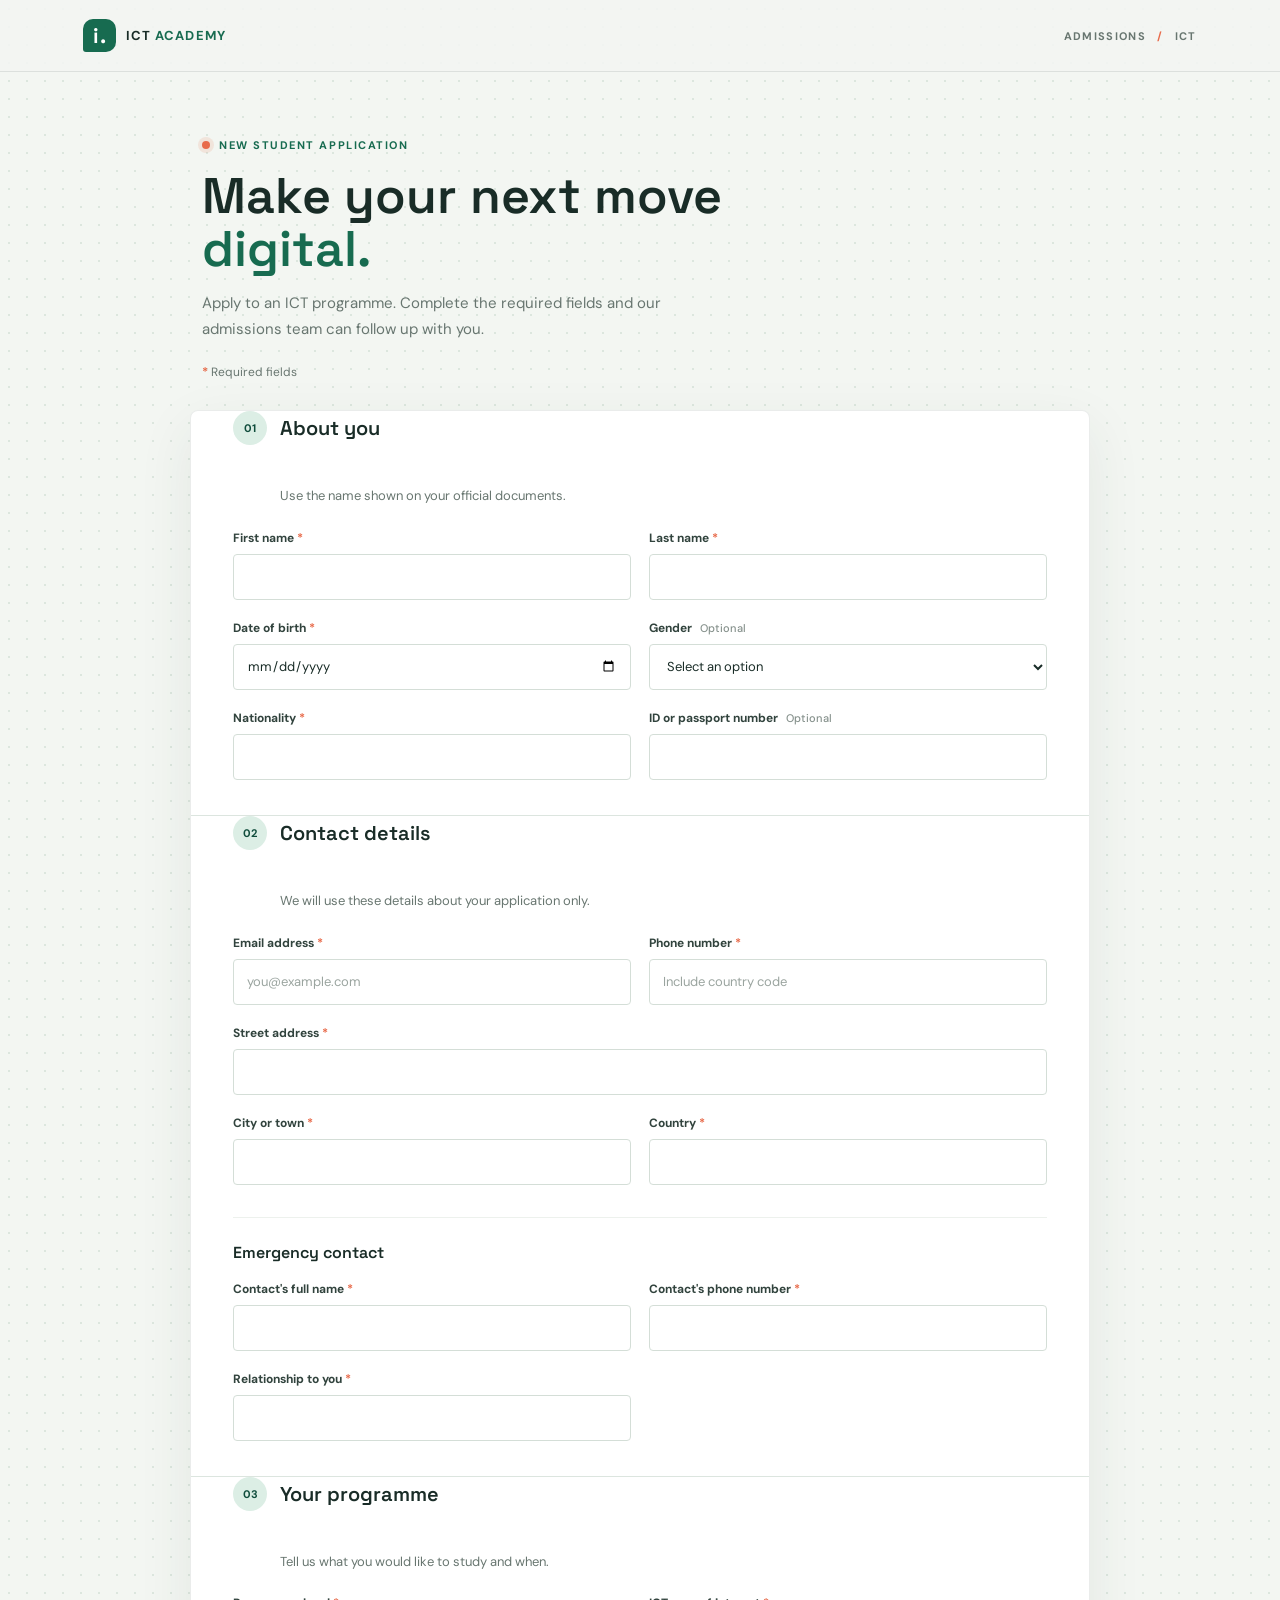
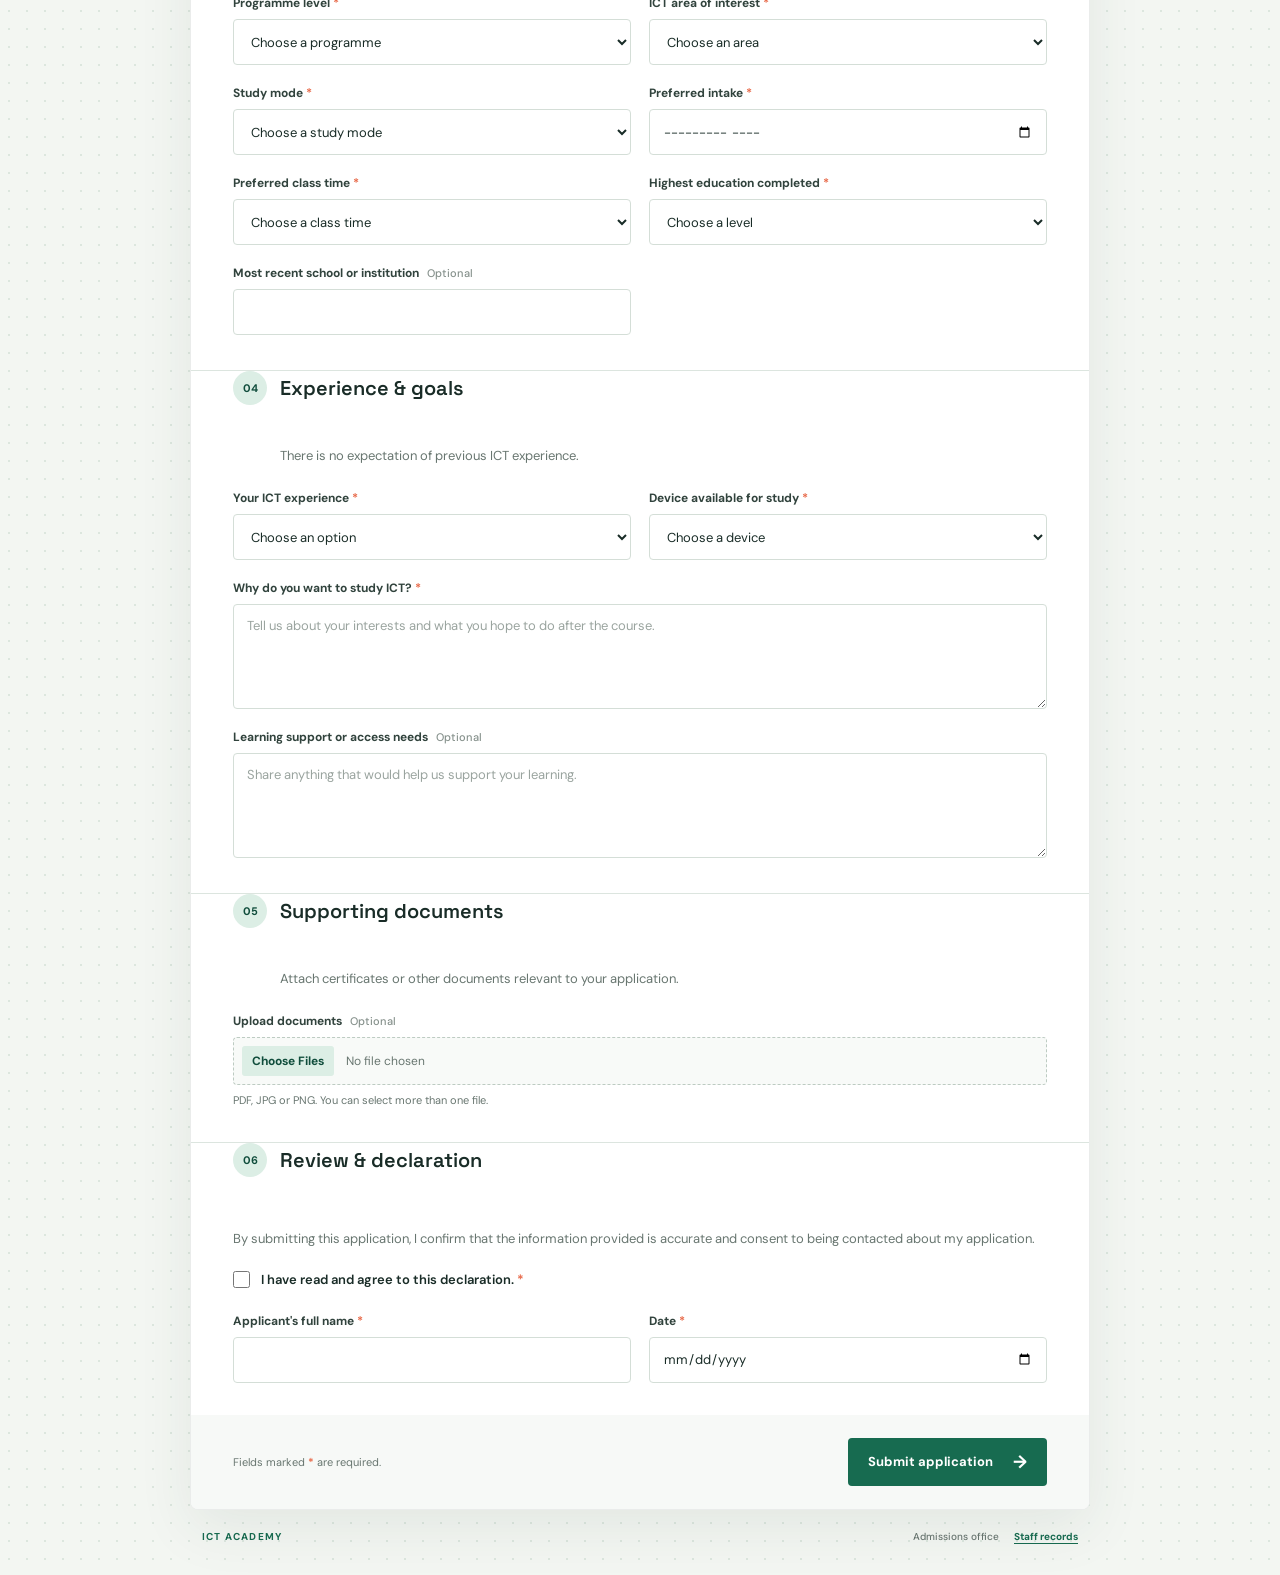
<file: index.html>
<!doctype html>
<html lang="en">
<head>
    <meta charset="utf-8">
    <meta name="viewport" content="width=device-width, initial-scale=1">
    <meta name="theme-color" content="#f3f6f2">
    <meta name="description" content="Apply for an ICT course. Share your details, education history, and course preferences.">
    <title>ICT Class Application</title>
    <link rel="preconnect" href="https://fonts.googleapis.com">
    <link rel="preconnect" href="https://fonts.gstatic.com" crossorigin>
    <link href="https://fonts.googleapis.com/css2?family=DM+Sans:wght@400;500;600;700&family=Space+Grotesk:wght@500;600;700&display=swap" rel="stylesheet">
    <link rel="stylesheet" href="style.css">
</head>
<body>
    <header class="site-header">
        <a class="brand" href="#top" aria-label="ICT Academy application home">
            <span class="brand-mark" aria-hidden="true">i.</span>
            <span>ICT <strong>ACADEMY</strong></span>
        </a>
        <span class="header-note">ADMISSIONS <span aria-hidden="true">/</span> ICT</span>
    </header>

    <main id="top" class="page-shell">
        <div class="intro">
            <p class="eyebrow"><span class="eyebrow-dot" aria-hidden="true"></span> NEW STUDENT APPLICATION</p>
            <h1>Make your next move <span>digital.</span></h1>
            <p class="intro-copy">Apply to an ICT programme. Complete the required fields and our admissions team can follow up with you.</p>
            <p class="required-note"><span aria-hidden="true">*</span> Required fields</p>
        </div>

        <form class="application-form" action="/applications" method="post" enctype="multipart/form-data">
            <fieldset class="form-section">
                <legend><span class="section-number">01</span><span>About you</span></legend>
                <p class="section-intro">Use the name shown on your official documents.</p>
                <div class="field-grid">
                    <div class="field">
                        <label for="first-name">First name <span class="required-mark" aria-hidden="true">*</span></label>
                        <input id="first-name" name="first_name" type="text" autocomplete="given-name" required>
                    </div>
                    <div class="field">
                        <label for="last-name">Last name <span class="required-mark" aria-hidden="true">*</span></label>
                        <input id="last-name" name="last_name" type="text" autocomplete="family-name" required>
                    </div>
                    <div class="field">
                        <label for="date-of-birth">Date of birth <span class="required-mark" aria-hidden="true">*</span></label>
                        <input id="date-of-birth" name="date_of_birth" type="date" autocomplete="bday" required>
                    </div>
                    <div class="field">
                        <label for="gender">Gender <span class="optional-note">Optional</span></label>
                        <select id="gender" name="gender">
                            <option value="">Select an option</option>
                            <option value="female">Female</option>
                            <option value="male">Male</option>
                            <option value="non-binary">Non-binary</option>
                            <option value="prefer-not-to-say">Prefer not to say</option>
                            <option value="self-describe">I use another term</option>
                        </select>
                    </div>
                    <div class="field">
                        <label for="nationality">Nationality <span class="required-mark" aria-hidden="true">*</span></label>
                        <input id="nationality" name="nationality" type="text" autocomplete="country-name" required>
                    </div>
                    <div class="field">
                        <label for="identification">ID or passport number <span class="optional-note">Optional</span></label>
                        <input id="identification" name="identification_number" type="text" autocomplete="off">
                    </div>
                </div>
            </fieldset>

            <fieldset class="form-section">
                <legend><span class="section-number">02</span><span>Contact details</span></legend>
                <p class="section-intro">We will use these details about your application only.</p>
                <div class="field-grid">
                    <div class="field">
                        <label for="email">Email address <span class="required-mark" aria-hidden="true">*</span></label>
                        <input id="email" name="email" type="email" autocomplete="email" placeholder="you@example.com" required>
                    </div>
                    <div class="field">
                        <label for="phone">Phone number <span class="required-mark" aria-hidden="true">*</span></label>
                        <input id="phone" name="phone" type="tel" autocomplete="tel" placeholder="Include country code" required>
                    </div>
                    <div class="field field-wide">
                        <label for="street-address">Street address <span class="required-mark" aria-hidden="true">*</span></label>
                        <input id="street-address" name="street_address" type="text" autocomplete="street-address" required>
                    </div>
                    <div class="field">
                        <label for="city">City or town <span class="required-mark" aria-hidden="true">*</span></label>
                        <input id="city" name="city" type="text" autocomplete="address-level2" required>
                    </div>
                    <div class="field">
                        <label for="country">Country <span class="required-mark" aria-hidden="true">*</span></label>
                        <input id="country" name="country" type="text" autocomplete="country-name" required>
                    </div>
                </div>
                <div class="subsection">
                    <h2>Emergency contact</h2>
                    <div class="field-grid">
                        <div class="field">
                            <label for="emergency-name">Contact's full name <span class="required-mark" aria-hidden="true">*</span></label>
                            <input id="emergency-name" name="emergency_contact_name" type="text" autocomplete="off" required>
                        </div>
                        <div class="field">
                            <label for="emergency-phone">Contact's phone number <span class="required-mark" aria-hidden="true">*</span></label>
                            <input id="emergency-phone" name="emergency_contact_phone" type="tel" autocomplete="off" required>
                        </div>
                        <div class="field">
                            <label for="emergency-relationship">Relationship to you <span class="required-mark" aria-hidden="true">*</span></label>
                            <input id="emergency-relationship" name="emergency_contact_relationship" type="text" required>
                        </div>
                    </div>
                </div>
            </fieldset>

            <fieldset class="form-section">
                <legend><span class="section-number">03</span><span>Your programme</span></legend>
                <p class="section-intro">Tell us what you would like to study and when.</p>
                <div class="field-grid">
                    <div class="field">
                        <label for="programme">Programme level <span class="required-mark" aria-hidden="true">*</span></label>
                        <select id="programme" name="programme" required>
                            <option value="">Choose a programme</option>
                            <option value="certificate">Certificate in ICT</option>
                            <option value="diploma">Diploma in ICT</option>
                            <option value="advanced-diploma">Advanced Diploma in ICT</option>
                        </select>
                    </div>
                    <div class="field">
                        <label for="area-of-interest">ICT area of interest <span class="required-mark" aria-hidden="true">*</span></label>
                        <select id="area-of-interest" name="area_of_interest" required>
                            <option value="">Choose an area</option>
                            <option value="software-development">Software development</option>
                            <option value="networking">Networking and systems</option>
                            <option value="cybersecurity">Cybersecurity</option>
                            <option value="data-analytics">Data and analytics</option>
                            <option value="it-support">IT support</option>
                            <option value="general">General ICT</option>
                            <option value="undecided">Not sure yet</option>
                        </select>
                    </div>
                    <div class="field">
                        <label for="study-mode">Study mode <span class="required-mark" aria-hidden="true">*</span></label>
                        <select id="study-mode" name="study_mode" required>
                            <option value="">Choose a study mode</option>
                            <option value="on-campus">On campus</option>
                            <option value="online">Online</option>
                            <option value="hybrid">Hybrid</option>
                        </select>
                    </div>
                    <div class="field">
                        <label for="intake">Preferred intake <span class="required-mark" aria-hidden="true">*</span></label>
                        <input id="intake" name="preferred_intake" type="month" required>
                    </div>
                    <div class="field">
                        <label for="schedule">Preferred class time <span class="required-mark" aria-hidden="true">*</span></label>
                        <select id="schedule" name="preferred_schedule" required>
                            <option value="">Choose a class time</option>
                            <option value="morning">Morning</option>
                            <option value="afternoon">Afternoon</option>
                            <option value="evening">Evening</option>
                            <option value="weekend">Weekend</option>
                        </select>
                    </div>
                    <div class="field">
                        <label for="education">Highest education completed <span class="required-mark" aria-hidden="true">*</span></label>
                        <select id="education" name="highest_education" required>
                            <option value="">Choose a level</option>
                            <option value="secondary">Secondary school</option>
                            <option value="certificate">Certificate</option>
                            <option value="diploma">Diploma</option>
                            <option value="bachelors">Bachelor's degree</option>
                            <option value="postgraduate">Postgraduate degree</option>
                            <option value="other">Other</option>
                        </select>
                    </div>
                    <div class="field">
                        <label for="school">Most recent school or institution <span class="optional-note">Optional</span></label>
                        <input id="school" name="last_institution" type="text" autocomplete="organization">
                    </div>
                </div>
            </fieldset>

            <fieldset class="form-section">
                <legend><span class="section-number">04</span><span>Experience &amp; goals</span></legend>
                <p class="section-intro">There is no expectation of previous ICT experience.</p>
                <div class="field-grid">
                    <div class="field">
                        <label for="experience-level">Your ICT experience <span class="required-mark" aria-hidden="true">*</span></label>
                        <select id="experience-level" name="experience_level" required>
                            <option value="">Choose an option</option>
                            <option value="none">New to ICT</option>
                            <option value="basic">Basic skills</option>
                            <option value="some">Some study or work experience</option>
                            <option value="experienced">Experienced</option>
                        </select>
                    </div>
                    <div class="field">
                        <label for="device">Device available for study <span class="required-mark" aria-hidden="true">*</span></label>
                        <select id="device" name="study_device" required>
                            <option value="">Choose a device</option>
                            <option value="laptop">Laptop or desktop</option>
                            <option value="tablet">Tablet</option>
                            <option value="shared">Shared device</option>
                            <option value="none">I need access to a device</option>
                        </select>
                    </div>
                    <div class="field field-wide">
                        <label for="motivation">Why do you want to study ICT? <span class="required-mark" aria-hidden="true">*</span></label>
                        <textarea id="motivation" name="motivation" rows="4" placeholder="Tell us about your interests and what you hope to do after the course." required></textarea>
                    </div>
                    <div class="field field-wide">
                        <label for="support-needs">Learning support or access needs <span class="optional-note">Optional</span></label>
                        <textarea id="support-needs" name="support_needs" rows="3" placeholder="Share anything that would help us support your learning."></textarea>
                    </div>
                </div>
            </fieldset>

            <fieldset class="form-section">
                <legend><span class="section-number">05</span><span>Supporting documents</span></legend>
                <p class="section-intro">Attach certificates or other documents relevant to your application.</p>
                <div class="field">
                    <label for="documents">Upload documents <span class="optional-note">Optional</span></label>
                    <input class="file-input" id="documents" name="documents" type="file" accept=".pdf,.jpg,.jpeg,.png" multiple aria-describedby="documents-help">
                    <small id="documents-help" class="field-help">PDF, JPG or PNG. You can select more than one file.</small>
                </div>
            </fieldset>

            <fieldset class="form-section declaration-section">
                <legend><span class="section-number">06</span><span>Review &amp; declaration</span></legend>
                <p class="declaration-copy">By submitting this application, I confirm that the information provided is accurate and consent to being contacted about my application.</p>
                <label class="check-row" for="declaration">
                    <input id="declaration" name="declaration" type="checkbox" value="confirmed" required>
                    <span>I have read and agree to this declaration. <span class="required-mark" aria-hidden="true">*</span></span>
                </label>
                <div class="field-grid signature-fields">
                    <div class="field">
                        <label for="signature">Applicant's full name <span class="required-mark" aria-hidden="true">*</span></label>
                        <input id="signature" name="applicant_signature" type="text" autocomplete="name" required>
                    </div>
                    <div class="field">
                        <label for="submitted-date">Date <span class="required-mark" aria-hidden="true">*</span></label>
                        <input id="submitted-date" name="application_date" type="date" required>
                    </div>
                </div>
            </fieldset>

            <div class="form-actions">
                <p>Fields marked <span class="required-mark" aria-hidden="true">*</span> are required.</p>
                <button class="submit-button" type="submit">Submit application <span aria-hidden="true">&rarr;</span></button>
            </div>
        </form>
        <footer class="page-footer">ICT ACADEMY <span>Admissions office <a href="/admin">Staff records</a></span></footer>
    </main>
</body>
</html>
</html>
</file>
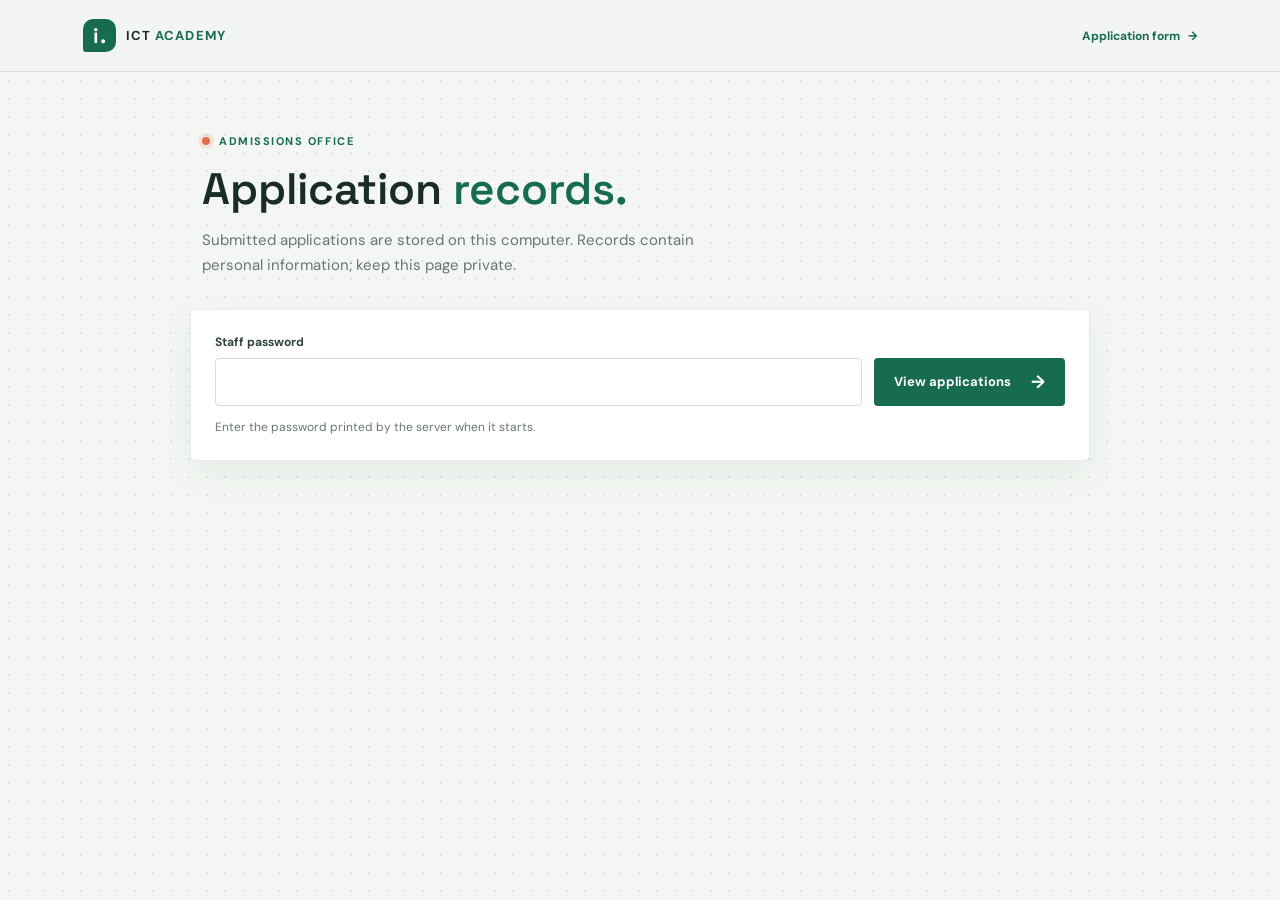
<file: admin.html>
<!doctype html>
<html lang="en">
<head>
    <meta charset="utf-8">
    <meta name="viewport" content="width=device-width, initial-scale=1">
    <meta name="theme-color" content="#f3f6f2">
    <title>Application records | ICT Academy</title>
    <link rel="preconnect" href="https://fonts.googleapis.com">
    <link rel="preconnect" href="https://fonts.gstatic.com" crossorigin>
    <link href="https://fonts.googleapis.com/css2?family=DM+Sans:wght@400;500;600;700&family=Space+Grotesk:wght@500;600;700&display=swap" rel="stylesheet">
    <link rel="stylesheet" href="style.css">
</head>
<body class="admin-body">
    <header class="site-header">
        <a class="brand" href="/" aria-label="ICT Academy application form">
            <span class="brand-mark" aria-hidden="true">i.</span>
            <span>ICT <strong>ACADEMY</strong></span>
        </a>
        <a class="admin-back-link" href="/">Application form <span aria-hidden="true">&rarr;</span></a>
    </header>
    <main class="admin-shell">
        <div class="admin-heading">
            <p class="eyebrow"><span class="eyebrow-dot" aria-hidden="true"></span> ADMISSIONS OFFICE</p>
            <h1>Application <span>records.</span></h1>
            <p class="intro-copy">Submitted applications are stored on this computer. Records contain personal information; keep this page private.</p>
        </div>

        <form class="admin-login" id="login-form">
            <label for="admin-password">Staff password</label>
            <div class="admin-login-row">
                <input id="admin-password" name="password" type="password" autocomplete="current-password" required>
                <button class="submit-button" type="submit">View applications <span aria-hidden="true">&rarr;</span></button>
            </div>
            <p class="admin-status" id="status" role="status" aria-live="polite">Enter the password printed by the server when it starts.</p>
        </form>

        <section class="records-section" id="records-section" aria-labelledby="records-heading" hidden>
            <div class="records-toolbar">
                <div>
                    <h2 id="records-heading">Submitted applications</h2>
                    <p class="records-count" id="records-count"></p>
                </div>
                <div class="records-actions">
                    <label class="visually-hidden" for="record-search">Search applications</label>
                    <input id="record-search" type="search" placeholder="Search name, email or programme">
                    <button class="secondary-button" id="refresh-button" type="button">Refresh</button>
                    <button class="secondary-button" id="logout-button" type="button">Lock</button>
                </div>
            </div>
            <div class="record-list" id="record-list"></div>
        </section>
    </main>

    <script>
        const loginForm = document.querySelector("#login-form");
        const passwordInput = document.querySelector("#admin-password");
        const statusMessage = document.querySelector("#status");
        const recordsSection = document.querySelector("#records-section");
        const recordsList = document.querySelector("#record-list");
        const recordsCount = document.querySelector("#records-count");
        const searchInput = document.querySelector("#record-search");
        let staffPassword = "";
        let applications = [];

        loginForm.addEventListener("submit", async (event) => {
            event.preventDefault();
            staffPassword = passwordInput.value;
            statusMessage.textContent = "Checking access...";
            await loadApplications();
        });

        async function loadApplications() {
            try {
                const response = await fetch("/api/applications", {
                    headers: { Authorization: `Bearer ${staffPassword}` },
                    cache: "no-store"
                });
                if (response.status === 401) {
                    staffPassword = "";
                    statusMessage.textContent = "That password was not accepted.";
                    passwordInput.focus();
                    return;
                }
                if (!response.ok) throw new Error("Could not load application records.");
                applications = await response.json();
                passwordInput.value = "";
                loginForm.hidden = true;
                recordsSection.hidden = false;
                renderApplications();
            } catch (error) {
                staffPassword = "";
                statusMessage.textContent = error.message;
            }
        }

        function renderApplications() {
            const search = searchInput.value.trim().toLowerCase();
            const filtered = applications.filter((application) => {
                const fields = application.fields;
                return `${fields.first_name} ${fields.last_name} ${fields.email} ${fields.programme}`
                    .toLowerCase().includes(search);
            });
            recordsCount.textContent = `${filtered.length} of ${applications.length} application${applications.length === 1 ? "" : "s"}`;
            recordsList.replaceChildren();

            if (filtered.length === 0) {
                const emptyMessage = document.createElement("p");
                emptyMessage.className = "empty-records";
                emptyMessage.textContent = applications.length ? "No applications match that search." : "No applications have been submitted yet.";
                recordsList.append(emptyMessage);
                return;
            }

            for (const application of filtered) {
                const card = document.createElement("article");
                card.className = "record-entry";

                const top = document.createElement("div");
                top.className = "record-topline";
                const name = document.createElement("h3");
                name.textContent = `${application.fields.first_name} ${application.fields.last_name}`;
                const date = document.createElement("time");
                date.dateTime = application.submitted_at;
                date.textContent = new Date(application.submitted_at).toLocaleString();
                top.append(name, date);

                const contact = document.createElement("p");
                contact.className = "record-contact";
                contact.textContent = `${application.fields.email}  |  ${application.fields.programme.replaceAll("-", " ")}`;

                const disclosure = document.createElement("details");
                const summary = document.createElement("summary");
                summary.textContent = "View full application";
                const definitionList = document.createElement("dl");
                definitionList.className = "record-details";
                for (const [key, value] of Object.entries(application.fields)) {
                    const term = document.createElement("dt");
                    term.textContent = key.replaceAll("_", " ");
                    const description = document.createElement("dd");
                    description.textContent = value;
                    definitionList.append(term, description);
                }
                disclosure.append(summary, definitionList);

                if (application.files.length) {
                    const fileList = document.createElement("ul");
                    fileList.className = "record-files";
                    for (const file of application.files) {
                        const item = document.createElement("li");
                        const download = document.createElement("button");
                        download.className = "file-download";
                        download.type = "button";
                        download.dataset.storedName = file.stored_name;
                        download.textContent = `${file.original_name} (${Math.ceil(file.size / 1024)} KB)`;
                        item.append(download);
                        fileList.append(item);
                    }
                    disclosure.append(fileList);
                }

                card.append(top, contact, disclosure);
                recordsList.append(card);
            }
        }

        searchInput.addEventListener("input", renderApplications);
        document.querySelector("#refresh-button").addEventListener("click", loadApplications);
        document.querySelector("#logout-button").addEventListener("click", () => {
            staffPassword = "";
            applications = [];
            recordsList.replaceChildren();
            recordsSection.hidden = true;
            loginForm.hidden = false;
            statusMessage.textContent = "Enter the password printed by the server when it starts.";
            passwordInput.focus();
        });
        recordsList.addEventListener("click", async (event) => {
            const button = event.target.closest(".file-download");
            if (!button) return;
            button.disabled = true;
            try {
                const response = await fetch(`/api/files/${encodeURIComponent(button.dataset.storedName)}`, {
                    headers: { Authorization: `Bearer ${staffPassword}` },
                    cache: "no-store"
                });
                if (!response.ok) throw new Error("Could not download this document.");
                const fileUrl = URL.createObjectURL(await response.blob());
                const link = document.createElement("a");
                link.href = fileUrl;
                link.download = button.textContent.replace(/ \(\d+ KB\)$/, "");
                link.click();
                URL.revokeObjectURL(fileUrl);
            } catch (error) {
                statusMessage.textContent = error.message;
            } finally {
                button.disabled = false;
            }
        });
    </script>
</body>
</html>
</file>
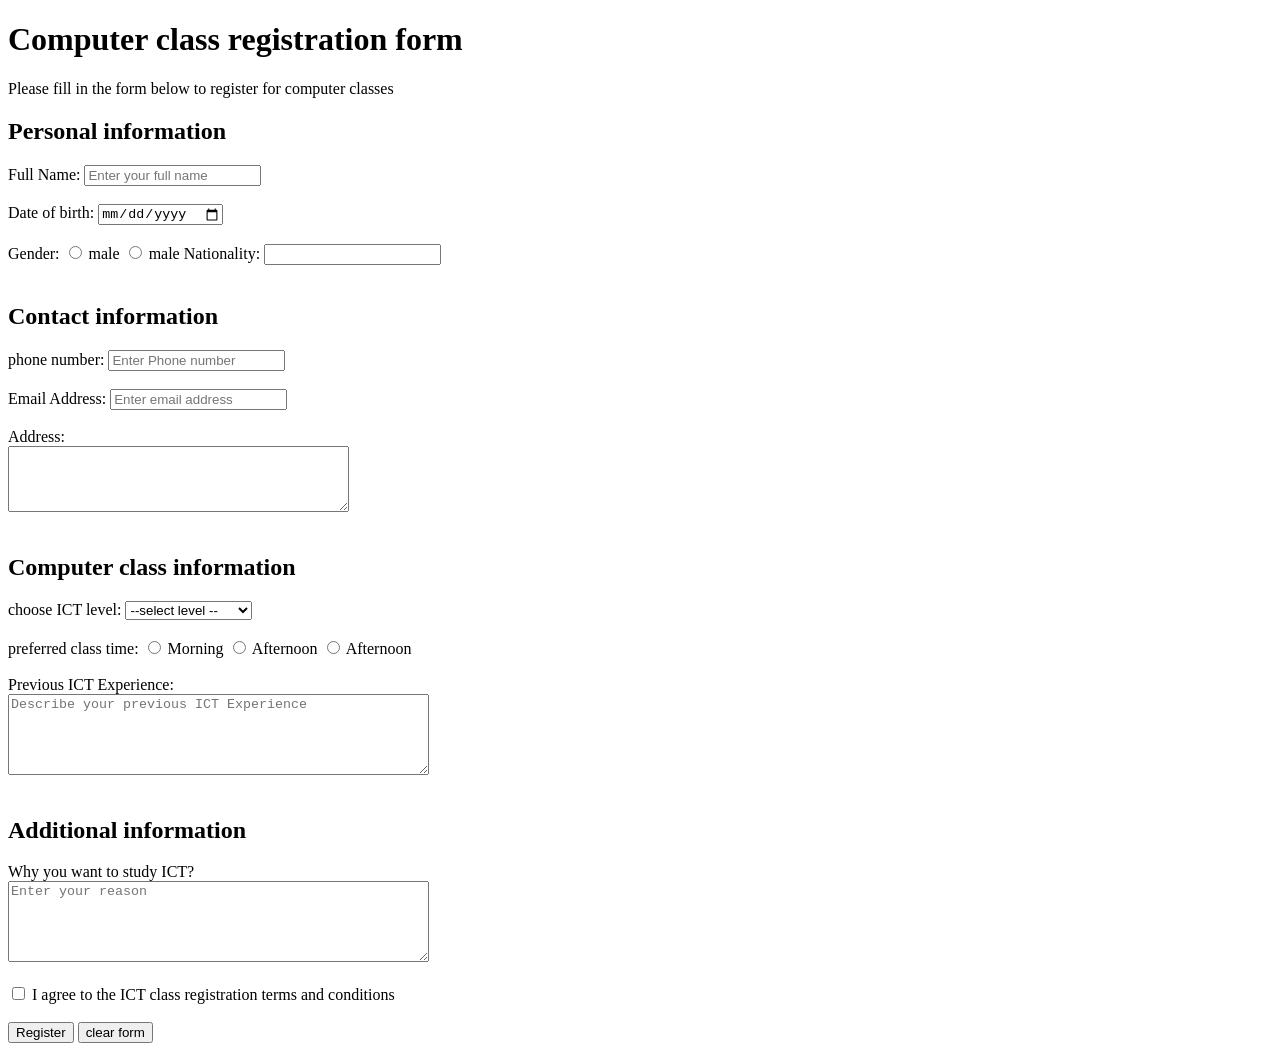
<file: indext.html>
<!DOCTYPE html>
<html>
<head>


    <title>Computer class registration form</title>
</head>
<body>

    <h1>Computer class registration form</h1>

    <p>Please fill in the form below to register for computer classes</p>
    <form>

        <h2>Personal information</h2>

        <label> Full Name:</label>
        <input type="text" name="full name " placeholder="Enter your full name">
        <br><br>

        <label>Date of birth:</label>

        <input type="date" name="dob">

        <br><br>

        <label>Gender:</label>

        <input type="radio" id="male" name="Gender" value="male">
        <label for="male">male</label>



        <input type="radio" id="female" name="Gender" value="female">
        <label for="female">male</label>

         <label for="Natioanality" >Nationality:</label>

        <input type="text" id="Nationality" name="Nationality" >
        <br><br>

        <h2>Contact information</h2>
        <label for="phone">phone number:</label>

        <input type="tel" id="Phone" name="Phone" placeholder="Enter Phone number">

        <br><br>

        <label for="Email">Email Address:</label>

        <input type="email" id="email"  name="email" placeholder="Enter email address" >
        <br><br>    
        
        <label for="address">Address:</label>
        <br>

        <textarea id="address" name="address" rows="4" cols="40"></textarea>
        <br><br>

        <h2>Computer class information</h2>
        <label for="level">choose ICT level:</label>

        <select id="level" name="level">
            <option value="">--select level --</option>

            <option value="certificate">Certificate</option>

            <option value="Diploma">Diploma</option>

            <option value="Advance Diploma">Advance Diploma</option>


        </select>

        <br><br>
        <label>preferred class time:</label>
        <input type="radio" id="Morning" name="time" value="Morning">

        <label for="Morning">Morning</label>

        <input type="radio" id="Afternoon" name="time" value="Afternoon">
        <label for="Afternoon">Afternoon</label>

        <input type="radio" id="Evening" name="time" value="Evening">
        <label for="Evening">Afternoon</label>

        <br><br>
        <label for="Experience">Previous ICT Experience:</label>
        <br>

        <textarea id="Experience" name="Experience" rows="5" cols="50" placeholder="Describe your previous ICT Experience"></textarea>

        <br><br>

        <h2>Additional information</h2>
        <label for="reason">Why you want to study ICT?</label>
        <br>
        <textarea id="reason" name="reason" rows="5" cols="50" placeholder="Enter your reason"></textarea>
        <br><br>

        <input type="checkbox" id="terms" name="terms">

        <label for="terms">I agree to the ICT class registration terms and conditions</label>

        <br><br>

        <input type="submit" value="Register">

        <input type="reset" value="clear form">





        
    </form>
</body>






</html>
</file>
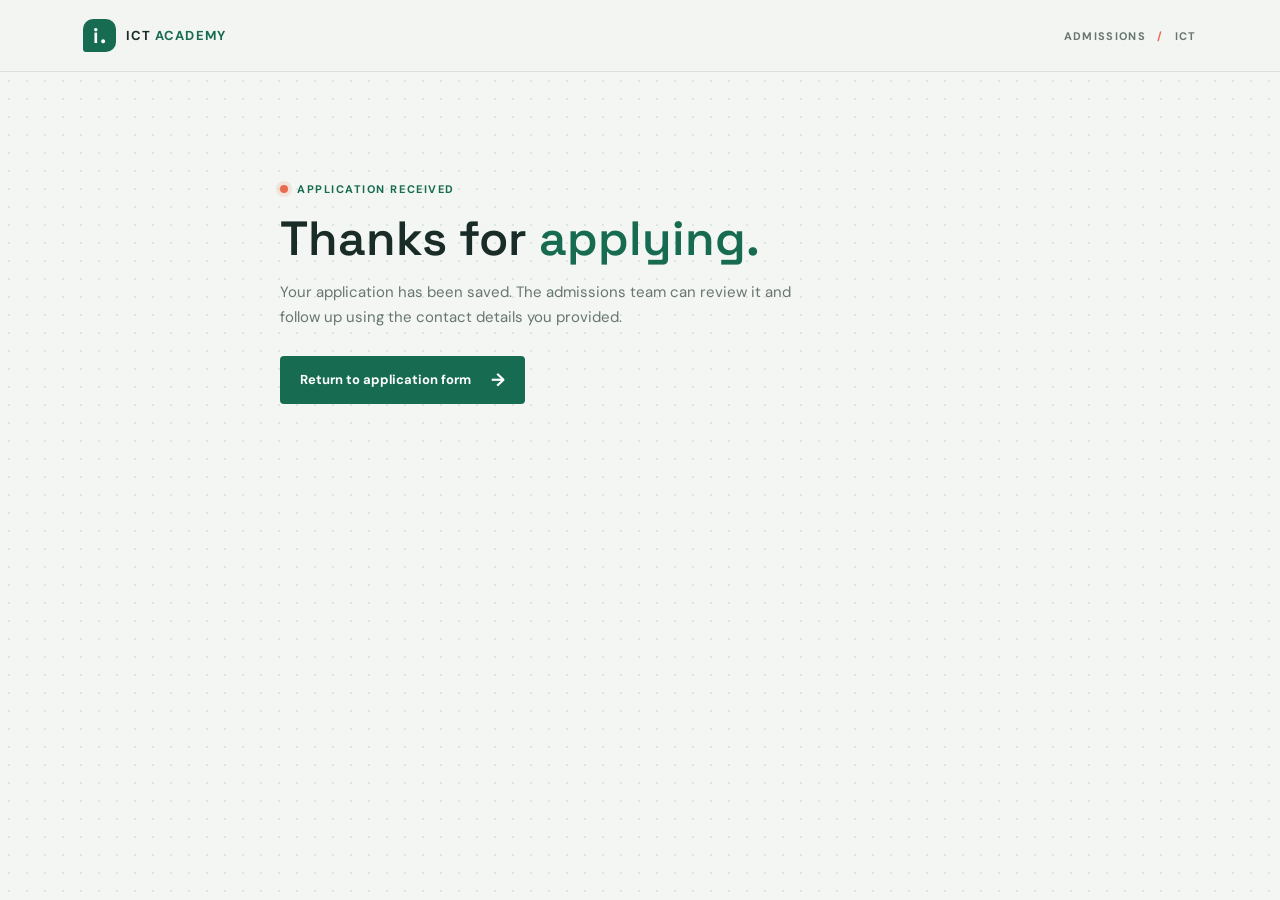
<file: submitted.html>
<!doctype html>
<html lang="en">
<head>
    <meta charset="utf-8">
    <meta name="viewport" content="width=device-width, initial-scale=1">
    <meta name="theme-color" content="#f3f6f2">
    <title>Application received | ICT Academy</title>
    <link rel="preconnect" href="https://fonts.googleapis.com">
    <link rel="preconnect" href="https://fonts.gstatic.com" crossorigin>
    <link href="https://fonts.googleapis.com/css2?family=DM+Sans:wght@400;500;600;700&family=Space+Grotesk:wght@500;600;700&display=swap" rel="stylesheet">
    <link rel="stylesheet" href="style.css">
</head>
<body>
    <header class="site-header">
        <a class="brand" href="/" aria-label="ICT Academy application home">
            <span class="brand-mark" aria-hidden="true">i.</span>
            <span>ICT <strong>ACADEMY</strong></span>
        </a>
        <span class="header-note">ADMISSIONS <span aria-hidden="true">/</span> ICT</span>
    </header>
    <main class="confirmation-shell">
        <p class="eyebrow"><span class="eyebrow-dot" aria-hidden="true"></span> APPLICATION RECEIVED</p>
        <h1>Thanks for <span>applying.</span></h1>
        <p class="intro-copy">Your application has been saved. The admissions team can review it and follow up using the contact details you provided.</p>
        <a class="submit-button confirmation-link" href="/">Return to application form <span aria-hidden="true">&rarr;</span></a>
    </main>
</body>
</html>
</file>
<file: style.css>
:root {
	color-scheme: light;
	--ink: #192c27;
	--muted: #687670;
	--line: #dce5df;
	--paper: #ffffff;
	--canvas: #f3f6f2;
	--green: #176b50;
	--green-dark: #104d3c;
	--mint: #dceee5;
	--coral: #e86b4b;
	--focus: #287b60;
}

* {
	box-sizing: border-box;
}

body {
	min-width: 320px;
	margin: 0;
	color: var(--ink);
	background-color: var(--canvas);
	background-image: radial-gradient(#dce6de 0.8px, transparent 0.8px);
	background-size: 18px 18px;
	font-family: "DM Sans", sans-serif;
	-webkit-font-smoothing: antialiased;
}

.site-header {
	display: flex;
	min-height: 72px;
	align-items: center;
	justify-content: space-between;
	padding: 0 6.5%;
	border-bottom: 1px solid rgba(25, 44, 39, 0.1);
	background: rgba(243, 246, 242, 0.9);
}

.brand {
	display: inline-flex;
	align-items: center;
	gap: 10px;
	color: var(--ink);
	font-size: 13px;
	font-weight: 700;
	letter-spacing: 0.08em;
	text-decoration: none;
}

.brand strong {
	color: var(--green);
	font-weight: 700;
}

.brand-mark {
	display: grid;
	width: 33px;
	height: 33px;
	place-items: center;
	border-radius: 10px 10px 10px 3px;
	background: var(--green);
	color: white;
	font-family: "Space Grotesk", sans-serif;
	font-size: 21px;
	line-height: 1;
}

.header-note {
	color: var(--muted);
	font-size: 11px;
	font-weight: 700;
	letter-spacing: 0.12em;
}

.header-note span {
	padding: 0 7px;
	color: var(--coral);
}

.page-shell {
	width: min(100% - 40px, 900px);
	margin: 0 auto;
	padding: 66px 0 32px;
}

.intro {
	padding: 0 12px 30px;
	animation: arrive 500ms ease-out both;
}

.eyebrow {
	display: flex;
	align-items: center;
	gap: 9px;
	margin: 0 0 18px;
	color: var(--green);
	font-size: 11px;
	font-weight: 700;
	letter-spacing: 0.14em;
}

.eyebrow-dot {
	width: 8px;
	height: 8px;
	border-radius: 50%;
	background: var(--coral);
	box-shadow: 0 0 0 4px rgba(232, 107, 75, 0.13);
}

h1,
.form-section legend,
.subsection h2 {
	font-family: "Space Grotesk", sans-serif;
}

h1 {
	max-width: 700px;
	margin: 0;
	font-size: 50px;
	font-weight: 600;
	line-height: 1.06;
}

h1 span {
	color: var(--green);
}

.intro-copy {
	max-width: 520px;
	margin: 15px 0 0;
	color: var(--muted);
	font-size: 15px;
	line-height: 1.7;
}

.required-note {
	margin: 22px 0 0;
	color: var(--muted);
	font-size: 12px;
}

.required-note span,
.required-mark {
	color: var(--coral);
	font-weight: 700;
}

.application-form {
	overflow: hidden;
	border: 1px solid rgba(25, 44, 39, 0.09);
	border-radius: 8px;
	background: var(--paper);
	box-shadow: 0 18px 55px rgba(37, 62, 49, 0.08);
	animation: arrive 600ms 80ms ease-out both;
}

.form-section {
	min-width: 0;
	margin: 0;
	padding: 31px 42px 35px;
	border: 0;
	border-bottom: 1px solid var(--line);
}

.form-section legend {
	display: flex;
	width: 100%;
	align-items: center;
	gap: 13px;
	padding: 0;
	color: var(--ink);
	font-size: 20px;
	font-weight: 600;
}

.section-number {
	display: inline-grid;
	width: 34px;
	height: 34px;
	flex: 0 0 auto;
	place-items: center;
	border-radius: 50%;
	background: var(--mint);
	color: var(--green-dark);
	font-family: "DM Sans", sans-serif;
	font-size: 11px;
	font-weight: 700;
}

.section-intro {
	margin: 10px 0 23px 47px;
	color: var(--muted);
	font-size: 13px;
	line-height: 1.6;
}

.field-grid {
	display: grid;
	grid-template-columns: repeat(2, minmax(0, 1fr));
	gap: 20px 18px;
}

.field {
	min-width: 0;
}

.field-wide {
	grid-column: 1 / -1;
}

.field label {
	display: block;
	margin-bottom: 8px;
	color: #31433d;
	font-size: 12px;
	font-weight: 700;
}

.optional-note {
	margin-left: 5px;
	color: #86918c;
	font-size: 11px;
	font-weight: 500;
}

.field input:not([type="file"]),
.field select,
.field textarea {
	display: block;
	width: 100%;
	min-height: 46px;
	padding: 11px 13px;
	border: 1px solid #d4ded7;
	border-radius: 4px;
	outline: none;
	background: #fff;
	color: var(--ink);
	font: inherit;
	font-size: 13px;
	transition: border-color 150ms ease, box-shadow 150ms ease;
}

.field input::placeholder,
.field textarea::placeholder {
	color: #9aa49f;
}

.field select {
	cursor: pointer;
}

.field textarea {
	min-height: 105px;
	resize: vertical;
	line-height: 1.55;
}

.field input:focus,
.field select:focus,
.field textarea:focus {
	border-color: var(--focus);
	box-shadow: 0 0 0 3px rgba(40, 123, 96, 0.12);
}

.subsection {
	margin-top: 32px;
	padding-top: 24px;
	border-top: 1px solid #edf1ed;
}

.subsection h2 {
	margin: 0 0 18px;
	font-size: 16px;
	font-weight: 600;
}

.file-input {
	display: block;
	width: 100%;
	min-height: 46px;
	padding: 8px;
	border: 1px dashed #bdcbc2;
	border-radius: 4px;
	background: #f8faf8;
	color: var(--muted);
	font: inherit;
	font-size: 12px;
}

.file-input::file-selector-button {
	margin-right: 12px;
	padding: 7px 10px;
	border: 0;
	border-radius: 3px;
	background: var(--mint);
	color: var(--green-dark);
	font: inherit;
	font-size: 12px;
	font-weight: 700;
	cursor: pointer;
}

.field-help {
	display: block;
	margin-top: 8px;
	color: var(--muted);
	font-size: 11px;
}

.declaration-section {
	padding-bottom: 32px;
	border-bottom: 0;
}

.declaration-copy {
	margin: 20px 0;
	color: var(--muted);
	font-size: 13px;
	line-height: 1.7;
}

.check-row {
	display: flex;
	align-items: flex-start;
	gap: 11px;
	color: var(--ink);
	font-size: 13px;
	font-weight: 600;
	line-height: 1.5;
	cursor: pointer;
}

.check-row input {
	width: 17px;
	height: 17px;
	flex: 0 0 auto;
	margin: 1px 0 0;
	accent-color: var(--green);
}

.signature-fields {
	margin-top: 23px;
}

.form-actions {
	display: flex;
	align-items: center;
	justify-content: space-between;
	gap: 20px;
	padding: 23px 42px;
	background: #f7f9f7;
}

.form-actions p {
	margin: 0;
	color: var(--muted);
	font-size: 11px;
}

.submit-button {
	display: inline-flex;
	min-height: 48px;
	align-items: center;
	justify-content: center;
	gap: 20px;
	padding: 0 20px;
	border: 0;
	border-radius: 4px;
	background: var(--green);
	color: white;
	font: inherit;
	font-size: 13px;
	font-weight: 700;
	cursor: pointer;
	transition: background-color 150ms ease, transform 150ms ease;
}

.submit-button span {
	font-size: 18px;
	line-height: 1;
}

.submit-button:hover {
	transform: translateY(-1px);
	background: var(--green-dark);
}

.submit-button:focus-visible,
.file-input:focus-visible,
.check-row input:focus-visible {
	outline: 3px solid rgba(40, 123, 96, 0.35);
	outline-offset: 3px;
}

.page-footer {
	display: flex;
	justify-content: space-between;
	padding: 20px 12px 0;
	color: var(--green);
	font-size: 10px;
	font-weight: 700;
	letter-spacing: 0.12em;
}

.page-footer span {
	color: var(--muted);
	font-weight: 500;
	letter-spacing: 0;
}

.page-footer a {
	margin-left: 12px;
	color: var(--green);
	font-weight: 700;
	text-decoration-thickness: 1px;
	text-underline-offset: 3px;
}

.admin-back-link {
	color: var(--green);
	font-size: 12px;
	font-weight: 700;
	text-decoration: none;
}

.admin-back-link span {
	margin-left: 5px;
}

.admin-shell {
	width: min(100% - 40px, 900px);
	margin: 0 auto;
	padding: 62px 0 70px;
}

.admin-heading {
	margin: 0 12px 30px;
}

.admin-heading h1 {
	font-size: 44px;
}

.admin-login {
	padding: 24px;
	border: 1px solid rgba(25, 44, 39, 0.09);
	border-radius: 6px;
	background: var(--paper);
	box-shadow: 0 12px 35px rgba(37, 62, 49, 0.06);
}

.admin-login[hidden],
.records-section[hidden] {
	display: none;
}

.admin-login > label {
	display: block;
	margin-bottom: 8px;
	color: #31433d;
	font-size: 12px;
	font-weight: 700;
}

.admin-login-row {
	display: flex;
	gap: 12px;
}

.admin-login-row input,
.records-actions input {
	min-width: 0;
	min-height: 46px;
	flex: 1;
	padding: 10px 12px;
	border: 1px solid #d4ded7;
	border-radius: 4px;
	background: white;
	color: var(--ink);
	font: inherit;
	font-size: 13px;
}

.admin-login-row input:focus,
.records-actions input:focus {
	border-color: var(--focus);
	outline: 3px solid rgba(40, 123, 96, 0.12);
}

.admin-status,
.records-count {
	margin: 12px 0 0;
	color: var(--muted);
	font-size: 12px;
	line-height: 1.5;
}

.records-section {
	margin-top: 38px;
}

.records-toolbar {
	display: flex;
	align-items: end;
	justify-content: space-between;
	gap: 20px;
	margin: 0 0 17px;
}

.records-toolbar h2 {
	margin: 0;
	font-family: "Space Grotesk", sans-serif;
	font-size: 22px;
}

.records-count {
	margin-top: 4px;
}

.records-actions {
	display: flex;
	align-items: center;
	gap: 8px;
}

.records-actions input {
	width: 230px;
	flex: 0 1 230px;
}

.secondary-button {
	min-height: 42px;
	padding: 0 12px;
	border: 1px solid var(--line);
	border-radius: 4px;
	background: white;
	color: var(--green-dark);
	font: inherit;
	font-size: 12px;
	font-weight: 700;
	cursor: pointer;
}

.secondary-button:hover {
	background: var(--mint);
}

.record-list {
	display: grid;
	gap: 12px;
}

.record-entry {
	padding: 20px 22px;
	border: 1px solid var(--line);
	border-radius: 5px;
	background: var(--paper);
}

.record-topline {
	display: flex;
	align-items: baseline;
	justify-content: space-between;
	gap: 12px;
}

.record-topline h3 {
	margin: 0;
	font-family: "Space Grotesk", sans-serif;
	font-size: 17px;
}

.record-topline time {
	color: var(--muted);
	font-size: 11px;
}

.record-contact {
	margin: 7px 0 15px;
	color: var(--muted);
	font-size: 12px;
	overflow-wrap: anywhere;
}

.record-entry details {
	padding-top: 13px;
	border-top: 1px solid #edf1ed;
}

.record-entry summary {
	color: var(--green);
	font-size: 12px;
	font-weight: 700;
	cursor: pointer;
}

.record-details {
	display: grid;
	grid-template-columns: minmax(130px, 0.65fr) 1.35fr;
	gap: 9px 16px;
	margin: 18px 0;
	font-size: 12px;
}

.record-details dt {
	color: var(--muted);
	text-transform: capitalize;
}

.record-details dd {
	min-width: 0;
	margin: 0;
	overflow-wrap: anywhere;
	white-space: pre-wrap;
}

.record-files {
	margin: 0;
	padding: 12px 0 0 17px;
	border-top: 1px solid #edf1ed;
}

.record-files li + li {
	margin-top: 7px;
}

.file-download {
	padding: 0;
	border: 0;
	background: none;
	color: var(--green);
	font: inherit;
	font-size: 12px;
	text-align: left;
	text-decoration: underline;
	text-underline-offset: 3px;
	cursor: pointer;
	overflow-wrap: anywhere;
}

.empty-records {
	margin: 0;
	padding: 30px 20px;
	border: 1px dashed #bdcbc2;
	color: var(--muted);
	font-size: 13px;
	text-align: center;
}

.visually-hidden {
	position: absolute;
	overflow: hidden;
	width: 1px;
	height: 1px;
	clip: rect(0, 0, 0, 0);
	white-space: nowrap;
}

.confirmation-shell {
	width: min(100% - 40px, 740px);
	margin: 0 auto;
	padding: 110px 10px 130px;
}

.confirmation-shell h1 {
	font-size: 48px;
}

.confirmation-shell .intro-copy {
	margin-bottom: 25px;
}

.confirmation-link {
	width: fit-content;
	color: white;
	text-decoration: none;
}

@keyframes arrive {
	from {
		opacity: 0;
		transform: translateY(9px);
	}

	to {
		opacity: 1;
		transform: translateY(0);
	}
}

@media (max-width: 600px) {
	.site-header {
		min-height: 62px;
		padding: 0 20px;
	}

	.header-note {
		font-size: 9px;
	}

	.page-shell {
		width: min(100% - 24px, 900px);
		padding-top: 42px;
	}

	.intro {
		padding: 0 4px 23px;
	}

	h1 {
		font-size: 37px;
	}

	.intro-copy {
		font-size: 14px;
	}

	.form-section {
		padding: 25px 20px 28px;
	}

	.form-section legend {
		gap: 10px;
		font-size: 18px;
	}

	.section-intro {
		margin-left: 44px;
	}

	.field-grid {
		grid-template-columns: minmax(0, 1fr);
		gap: 17px;
	}

	.field-wide {
		grid-column: auto;
	}

	.form-actions {
		align-items: stretch;
		flex-direction: column;
		padding: 20px;
	}

	.submit-button {
		width: 100%;
	}

	.admin-shell {
		width: min(100% - 24px, 900px);
		padding-top: 42px;
	}

	.admin-heading {
		margin: 0 4px 24px;
	}

	.admin-heading h1,
	.confirmation-shell h1 {
		font-size: 37px;
	}

	.admin-login {
		padding: 18px;
	}

	.admin-login-row,
	.records-toolbar {
		align-items: stretch;
		flex-direction: column;
	}

	.records-actions {
		display: grid;
		grid-template-columns: 1fr auto auto;
	}

	.records-actions input {
		width: auto;
		min-width: 0;
		grid-column: 1 / -1;
	}

	.record-entry {
		padding: 17px;
	}

	.record-topline {
		align-items: flex-start;
		flex-direction: column;
		gap: 5px;
	}

	.record-details {
		grid-template-columns: minmax(0, 1fr);
		gap: 3px;
	}

	.record-details dd + dt {
		margin-top: 9px;
	}

	.confirmation-shell {
		width: min(100% - 32px, 740px);
		padding: 75px 4px 100px;
	}

	.confirmation-link {
		width: 100%;
	}
}

@media (prefers-reduced-motion: reduce) {
	*,
	*::before,
	*::after {
		scroll-behavior: auto !important;
		animation-duration: 0.01ms !important;
		animation-iteration-count: 1 !important;
		transition-duration: 0.01ms !important;
	}
}
</file>
